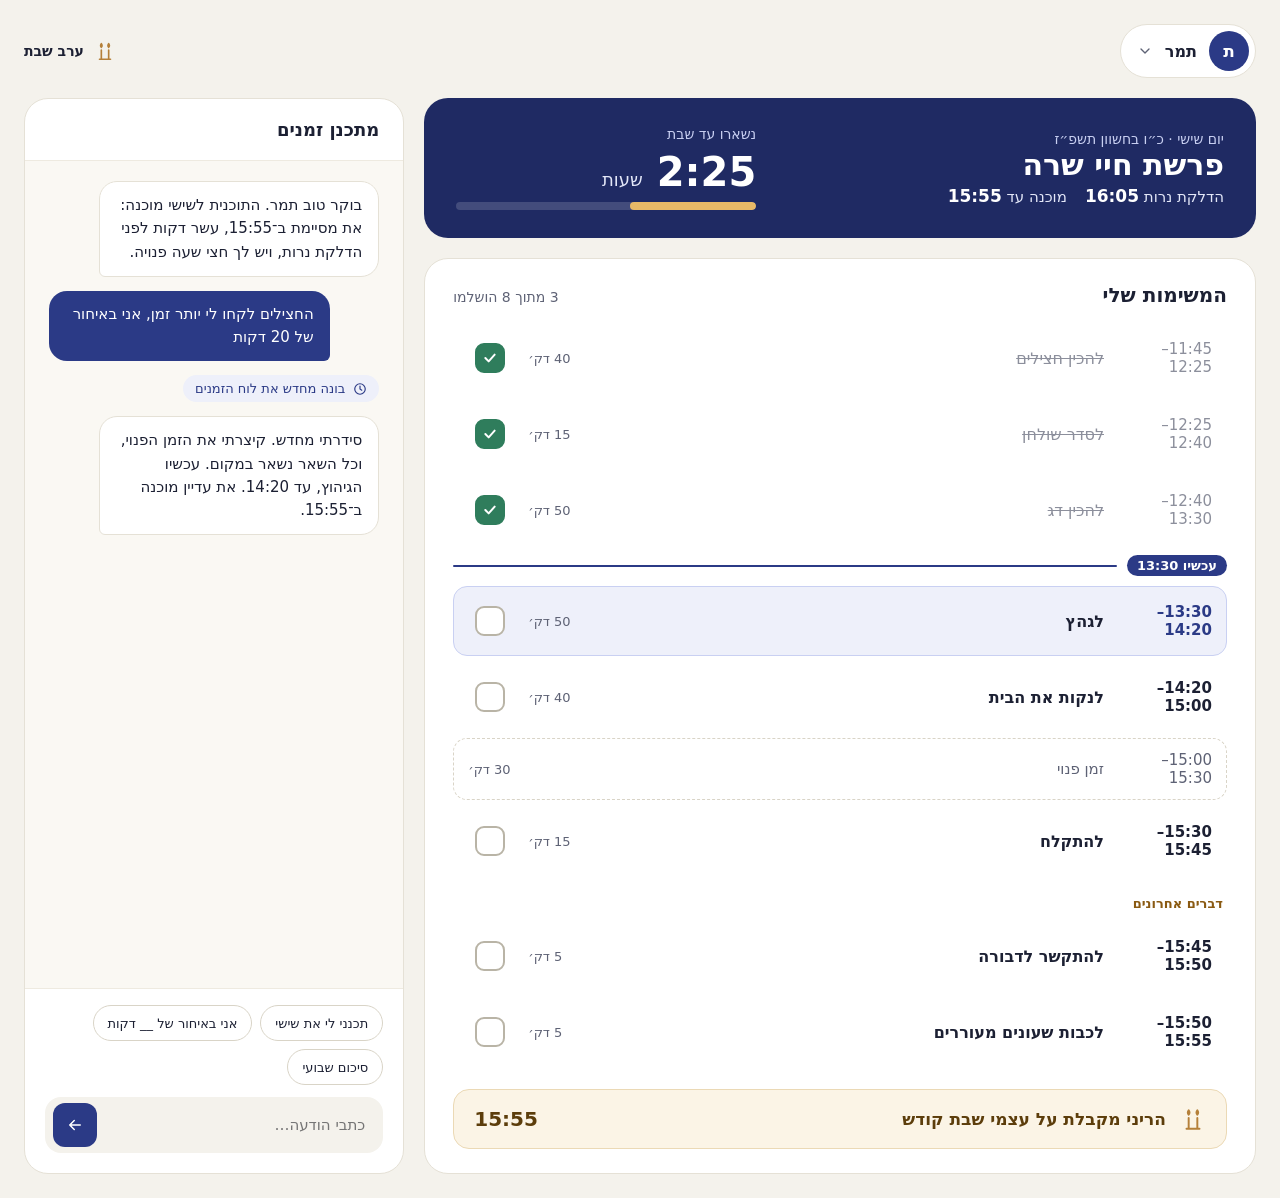
<file: design/design-preview.html>
<!doctype html>
<html lang="he" dir="rtl">
<head>
<meta charset="utf-8">
<meta name="viewport" content="width=device-width, initial-scale=1">
<title>ערב שבת – עיצוב מאושר</title>
<style>
:root{
  --page:#F4F2EC; --card:#FFFFFF; --border:#E5E1D6; --text:#1C2033; --muted:#5E6275;
  --primary:#2B3A86; --primary-soft:#EEF0FA; --primary-line:#C9D0F2; --shabbat:#1F2A63;
  --gold:#B5803A; --gold-light:#E8B967; --gold-text:#8A5A12; --done:#2F7D5C; --done-text:#8C8F9C;
  --banner:#FBF4E6; --banner-border:#EBD9B5; --banner-text:#5C3D0B; --soft:#FAF8F3; --line:#EEEAE0;
}
*{box-sizing:border-box}
body{margin:0;background:var(--page);color:var(--text);font-family:'Segoe UI','Arial Hebrew','Noto Sans Hebrew',system-ui,sans-serif}
button,input{font-family:inherit}
.wrap{max-width:1360px;margin:0 auto;padding:24px;display:flex;flex-direction:column;gap:20px}
.top{display:flex;align-items:center;justify-content:space-between;gap:16px}
.profile{position:relative}
.profile-btn{display:flex;align-items:center;gap:12px;padding:6px 6px 6px 16px;min-height:52px;background:var(--card);border:1px solid var(--border);border-radius:999px;cursor:pointer;color:var(--text)}
.avatar{width:40px;height:40px;border-radius:50%;background:var(--primary);color:#fff;display:flex;align-items:center;justify-content:center;font-size:17px;font-weight:600}
.name{font-size:16px;font-weight:600}
.popover{position:absolute;top:62px;right:0;z-index:5;width:320px;background:var(--card);border:1px solid var(--border);border-radius:18px;box-shadow:0 18px 40px rgba(28,32,51,.14);padding:20px;display:flex;flex-direction:column;gap:16px}
.popover[hidden]{display:none}
.pop-head{display:flex;align-items:center;justify-content:space-between}
.pop-title{font-size:17px;font-weight:600}
.icon-btn{width:44px;height:44px;border:none;background:transparent;border-radius:12px;cursor:pointer;display:flex;align-items:center;justify-content:center}
.facts{margin:0;display:grid;grid-template-columns:repeat(2,minmax(0,1fr));gap:14px 12px;font-size:14px}
.facts dt{color:var(--muted);margin-bottom:2px}.facts dd{margin:0;font-weight:600}
.btn-soft{min-height:44px;border:1px solid #D9D4C7;background:var(--soft);color:var(--text);border-radius:12px;font-size:14px;font-weight:600;cursor:pointer}
.brand{display:flex;align-items:center;gap:10px;font-size:14px;font-weight:600}
.cols{display:flex;flex-wrap:wrap;gap:20px;align-items:stretch}
main{flex:999 1 600px;min-width:0;display:flex;flex-direction:column;gap:20px}
.shabbat{background:var(--shabbat);color:#fff;border-radius:24px;padding:28px 32px;display:flex;flex-wrap:wrap;align-items:center;justify-content:space-between;gap:24px}
.date{font-size:14px;color:#C9D0F2}
.parasha{font-size:30px;font-weight:700}
.times{display:flex;flex-wrap:wrap;gap:18px;font-size:15px;color:#E3E7F8;margin-top:4px}
.times strong{color:#fff;font-size:17px}
.count{display:flex;flex-direction:column;gap:10px;min-width:240px;flex:0 1 300px}
.count-label{font-size:14px;color:#C9D0F2}
.count-num{font-size:40px;font-weight:700;line-height:1}
.count-num span{font-size:18px;font-weight:500;color:#E3E7F8}
.bar{height:8px;background:rgba(255,255,255,.16);border-radius:999px;overflow:hidden}
.bar div{width:42%;height:100%;background:var(--gold-light);border-radius:999px}
.card{background:var(--card);border:1px solid var(--border);border-radius:24px;padding:24px 28px;display:flex;flex-direction:column;gap:6px}
.card-head{display:flex;align-items:baseline;justify-content:space-between;margin-bottom:10px}
.card-head h2{margin:0;font-size:20px;font-weight:700}
.card-head span{font-size:14px;color:var(--muted)}
.row{display:flex;align-items:center;gap:16px;padding:12px 14px;border-radius:14px;border:1px solid transparent}
.row.next{background:var(--primary-soft);border-color:var(--primary-line)}
.time{width:92px;font-size:15px;font-weight:600;font-variant-numeric:tabular-nums}
.row.next .time{color:var(--primary);font-weight:700}
.body{flex:1;min-width:0;display:flex;flex-direction:column;gap:4px}
.title{font-size:16px;font-weight:600}
.dur{font-size:13px;color:var(--muted)}
.check{width:30px;height:30px;flex:0 0 30px;margin:7px;display:flex;align-items:center;justify-content:center;cursor:pointer;border-radius:9px;padding:0;background:#fff;border:2px solid #B9B4A6}
.check svg{visibility:hidden}
.row.done .time,.row.done .title{color:var(--done-text);font-weight:400}
.row.done .title{text-decoration:line-through}
.row.done .check{background:var(--done);border-color:var(--done)}
.row.done .check svg{visibility:visible}
.now{display:flex;align-items:center;gap:10px;margin:4px 0}
.now span{font-size:13px;font-weight:700;color:#fff;background:var(--primary);padding:3px 10px;border-radius:999px}
.now div{flex:1;height:2px;background:var(--primary);border-radius:2px}
.free{display:flex;align-items:center;gap:16px;padding:12px 14px;border:1.5px dashed #D9D4C7;border-radius:14px;color:var(--muted)}
.free .time{color:var(--muted);font-weight:400}
.free .title{font-weight:400;font-size:15px;flex:1}
.section{font-size:13px;font-weight:700;color:var(--gold-text);margin:14px 4px 4px}
.banner{margin-top:16px;background:var(--banner);border:1px solid var(--banner-border);border-radius:16px;padding:16px 20px;display:flex;align-items:center;gap:14px;color:var(--banner-text)}
.banner .text{flex:1;font-size:17px;font-weight:600}
.banner .t{font-size:20px;font-weight:700;font-variant-numeric:tabular-nums}
aside{flex:1 1 380px;min-width:0;min-height:720px;background:var(--card);border:1px solid var(--border);border-radius:24px;display:flex;flex-direction:column;overflow:hidden}
.chat-head{padding:20px 24px;border-bottom:1px solid var(--line)}
.chat-head h2{margin:0;font-size:18px;font-weight:700}
.msgs{flex:1;padding:20px 24px;display:flex;flex-direction:column;gap:14px;background:var(--soft)}
.bubble{max-width:85%;padding:12px 16px;font-size:15px;line-height:1.55}
.bot{align-self:flex-start;background:#fff;border:1px solid var(--border);border-radius:18px 18px 18px 6px}
.me{align-self:flex-end;background:var(--primary);color:#fff;border-radius:18px 18px 6px 18px}
.chip{align-self:flex-start;display:flex;align-items:center;gap:8px;font-size:13px;color:var(--primary);background:var(--primary-soft);padding:6px 12px;border-radius:999px}
.composer{padding:16px 20px 20px;border-top:1px solid var(--line);display:flex;flex-direction:column;gap:12px}
.quick{display:flex;flex-wrap:wrap;gap:8px}
.quick button{min-height:36px;padding:0 14px;border:1px solid #D9D4C7;background:#fff;color:var(--text);border-radius:999px;font-size:13px;cursor:pointer}
.input{display:flex;align-items:center;gap:10px;background:var(--page);border-radius:16px;padding:6px 6px 6px 8px}
.input input{flex:1;min-width:0;min-height:44px;border:none;background:transparent;font-size:15px;padding:0 12px;color:var(--text);outline:none}
.send{width:44px;height:44px;border:none;border-radius:12px;background:var(--primary);cursor:pointer;display:flex;align-items:center;justify-content:center}
.sr{position:absolute;width:1px;height:1px;overflow:hidden;clip:rect(0 0 0 0);white-space:nowrap}
</style>
</head>
<body>
<div class="wrap">

<header class="top">
  <div class="profile">
    <button class="profile-btn" id="profileBtn" aria-expanded="false" aria-controls="profilePop">
      <span class="avatar">ת</span><span class="name">תמר</span>
      <svg width="16" height="16" viewBox="0 0 24 24" fill="none" stroke="#5E6275" stroke-width="2" stroke-linecap="round" stroke-linejoin="round" aria-hidden="true"><path d="M6 9l6 6 6-6"/></svg>
    </button>
    <div class="popover" id="profilePop" role="dialog" aria-label="הפרופיל שלי" hidden>
      <div class="pop-head">
        <div class="pop-title">הפרטים שלי</div>
        <button class="icon-btn" id="profileClose" aria-label="סגירה"><svg width="18" height="18" viewBox="0 0 24 24" fill="none" stroke="#5E6275" stroke-width="2" stroke-linecap="round" aria-hidden="true"><path d="M6 6l12 12M18 6L6 18"/></svg></button>
      </div>
      <dl class="facts">
        <div><dt>עיר</dt><dd>ירושלים</dd></div>
        <div><dt>מוכנה לפני הדלקת נרות</dt><dd>10 דקות</dd></div>
        <div><dt>התחלה בשישי</dt><dd>09:00</dd></div>
        <div><dt>חמישי בלילה</dt><dd>20:00–00:00</dd></div>
        <div><dt>משימות שמורות</dt><dd>8, מתוכן 3 נלמדו</dd></div>
      </dl>
      <button class="btn-soft">שיחה חדשה</button>
    </div>
  </div>
  <div class="brand">
    <svg width="22" height="22" viewBox="0 0 24 24" fill="none" stroke="#B5803A" stroke-width="1.8" stroke-linecap="round" stroke-linejoin="round" aria-hidden="true"><path d="M8 21V11M16 21V11M6 21h12M8 8c-1-1.2-1-2.6 0-4 1 1.4 1 2.8 0 4zM16 8c-1-1.2-1-2.6 0-4 1 1.4 1 2.8 0 4z"/></svg>
    ערב שבת
  </div>
</header>

<div class="cols">
<main>
  <section class="shabbat" aria-label="זמני שבת">
    <div>
      <div class="date">יום שישי · כ״ו בחשוון תשפ״ז</div>
      <div class="parasha">פרשת חיי שרה</div>
      <div class="times"><span>הדלקת נרות <strong>16:05</strong></span><span>מוכנה עד <strong>15:55</strong></span></div>
    </div>
    <div class="count">
      <div class="count-label">נשארו עד שבת</div>
      <div class="count-num">2:25 <span>שעות</span></div>
      <div class="bar" role="img" aria-label="42 אחוז מהיום עברו"><div></div></div>
    </div>
  </section>

  <section class="card" aria-label="המשימות שלי" id="tasks">
    <div class="card-head"><h2>המשימות שלי</h2><span id="doneCount">3 מתוך 8 הושלמו</span></div>

    <div class="row done"><span class="time">11:45–12:25</span><div class="body"><span class="title">להכין חצילים</span></div><span class="dur">40 דק׳</span><button class="check" aria-pressed="true" aria-label="סימון: להכין חצילים"><svg width="16" height="16" viewBox="0 0 24 24" fill="none" stroke="#fff" stroke-width="3" stroke-linecap="round" stroke-linejoin="round" aria-hidden="true"><path d="M5 12l5 5 9-10"/></svg></button></div>
    <div class="row done"><span class="time">12:25–12:40</span><div class="body"><span class="title">לסדר שולחן</span></div><span class="dur">15 דק׳</span><button class="check" aria-pressed="true" aria-label="סימון: לסדר שולחן"><svg width="16" height="16" viewBox="0 0 24 24" fill="none" stroke="#fff" stroke-width="3" stroke-linecap="round" stroke-linejoin="round" aria-hidden="true"><path d="M5 12l5 5 9-10"/></svg></button></div>
    <div class="row done"><span class="time">12:40–13:30</span><div class="body"><span class="title">להכין דג</span></div><span class="dur">50 דק׳</span><button class="check" aria-pressed="true" aria-label="סימון: להכין דג"><svg width="16" height="16" viewBox="0 0 24 24" fill="none" stroke="#fff" stroke-width="3" stroke-linecap="round" stroke-linejoin="round" aria-hidden="true"><path d="M5 12l5 5 9-10"/></svg></button></div>

    <div class="now" aria-label="השעה עכשיו 13:30"><span>עכשיו 13:30</span><div></div></div>

    <div class="row next"><span class="time">13:30–14:20</span><div class="body"><span class="title">לגהץ</span></div><span class="dur">50 דק׳</span><button class="check" aria-pressed="false" aria-label="סימון: לגהץ"><svg width="16" height="16" viewBox="0 0 24 24" fill="none" stroke="#fff" stroke-width="3" stroke-linecap="round" stroke-linejoin="round" aria-hidden="true"><path d="M5 12l5 5 9-10"/></svg></button></div>
    <div class="row"><span class="time">14:20–15:00</span><div class="body"><span class="title">לנקות את הבית</span></div><span class="dur">40 דק׳</span><button class="check" aria-pressed="false" aria-label="סימון: לנקות את הבית"><svg width="16" height="16" viewBox="0 0 24 24" fill="none" stroke="#fff" stroke-width="3" stroke-linecap="round" stroke-linejoin="round" aria-hidden="true"><path d="M5 12l5 5 9-10"/></svg></button></div>
    <div class="free"><span class="time">15:00–15:30</span><span class="title">זמן פנוי</span><span class="dur">30 דק׳</span></div>
    <div class="row"><span class="time">15:30–15:45</span><div class="body"><span class="title">להתקלח</span></div><span class="dur">15 דק׳</span><button class="check" aria-pressed="false" aria-label="סימון: להתקלח"><svg width="16" height="16" viewBox="0 0 24 24" fill="none" stroke="#fff" stroke-width="3" stroke-linecap="round" stroke-linejoin="round" aria-hidden="true"><path d="M5 12l5 5 9-10"/></svg></button></div>

    <div class="section">דברים אחרונים</div>
    <div class="row"><span class="time">15:45–15:50</span><div class="body"><span class="title">להתקשר לדבורה</span></div><span class="dur">5 דק׳</span><button class="check" aria-pressed="false" aria-label="סימון: להתקשר לדבורה"><svg width="16" height="16" viewBox="0 0 24 24" fill="none" stroke="#fff" stroke-width="3" stroke-linecap="round" stroke-linejoin="round" aria-hidden="true"><path d="M5 12l5 5 9-10"/></svg></button></div>
    <div class="row"><span class="time">15:50–15:55</span><div class="body"><span class="title">לכבות שעונים מעוררים</span></div><span class="dur">5 דק׳</span><button class="check" aria-pressed="false" aria-label="סימון: לכבות שעונים מעוררים"><svg width="16" height="16" viewBox="0 0 24 24" fill="none" stroke="#fff" stroke-width="3" stroke-linecap="round" stroke-linejoin="round" aria-hidden="true"><path d="M5 12l5 5 9-10"/></svg></button></div>

    <div class="banner">
      <svg width="26" height="26" viewBox="0 0 24 24" fill="none" stroke="#B5803A" stroke-width="1.8" stroke-linecap="round" stroke-linejoin="round" aria-hidden="true"><path d="M8 21V11M16 21V11M6 21h12M8 8c-1-1.2-1-2.6 0-4 1 1.4 1 2.8 0 4zM16 8c-1-1.2-1-2.6 0-4 1 1.4 1 2.8 0 4z"/></svg>
      <span class="text">הריני מקבלת על עצמי שבת קודש</span><span class="t">15:55</span>
    </div>
  </section>
</main>

<aside aria-label="מתכנן זמנים">
  <div class="chat-head"><h2>מתכנן זמנים</h2></div>
  <div class="msgs">
    <div class="bubble bot">בוקר טוב תמר. התוכנית לשישי מוכנה: את מסיימת ב־15:55, עשר דקות לפני הדלקת נרות, ויש לך חצי שעה פנויה.</div>
    <div class="bubble me">החצילים לקחו לי יותר זמן, אני באיחור של 20 דקות</div>
    <div class="chip"><svg width="14" height="14" viewBox="0 0 24 24" fill="none" stroke="#2B3A86" stroke-width="2" stroke-linecap="round" aria-hidden="true"><circle cx="12" cy="12" r="9"/><path d="M12 7v5l3 2"/></svg>בונה מחדש את לוח הזמנים</div>
    <div class="bubble bot">סידרתי מחדש. קיצרתי את הזמן הפנוי, וכל השאר נשאר במקום. עכשיו הגיהוץ, עד 14:20. את עדיין מוכנה ב־15:55.</div>
  </div>
  <div class="composer">
    <div class="quick"><button>תכנני לי את שישי</button><button>אני באיחור של __ דקות</button><button>סיכום שבועי</button></div>
    <div class="input">
      <label for="msg" class="sr">הודעה</label>
      <input id="msg" type="text" placeholder="כתבי הודעה…">
      <button class="send" aria-label="שליחה"><svg width="18" height="18" viewBox="0 0 24 24" fill="none" stroke="#fff" stroke-width="2" stroke-linecap="round" stroke-linejoin="round" aria-hidden="true"><path d="M19 12H5M11 6l-6 6 6 6"/></svg></button>
    </div>
  </div>
</aside>
</div>
</div>

<script>
const btn = document.getElementById('profileBtn');
const pop = document.getElementById('profilePop');
function setOpen(open){ pop.hidden = !open; btn.setAttribute('aria-expanded', String(open)); }
btn.addEventListener('click', e => { e.stopPropagation(); setOpen(pop.hidden); });
document.getElementById('profileClose').addEventListener('click', () => setOpen(false));
document.addEventListener('click', e => { if (!pop.hidden && !pop.contains(e.target)) setOpen(false); });
document.addEventListener('keydown', e => { if (e.key === 'Escape') setOpen(false); });

const total = document.querySelectorAll('#tasks .row').length;
function updateCount(){
  const done = document.querySelectorAll('#tasks .row.done').length;
  document.getElementById('doneCount').textContent = done + ' מתוך ' + total + ' הושלמו';
}
document.querySelectorAll('#tasks .check').forEach(c => c.addEventListener('click', () => {
  const row = c.closest('.row');
  row.classList.toggle('done');
  c.setAttribute('aria-pressed', String(row.classList.contains('done')));
  updateCount();
}));
updateCount();
</script>
</body>
</html>
</file>
